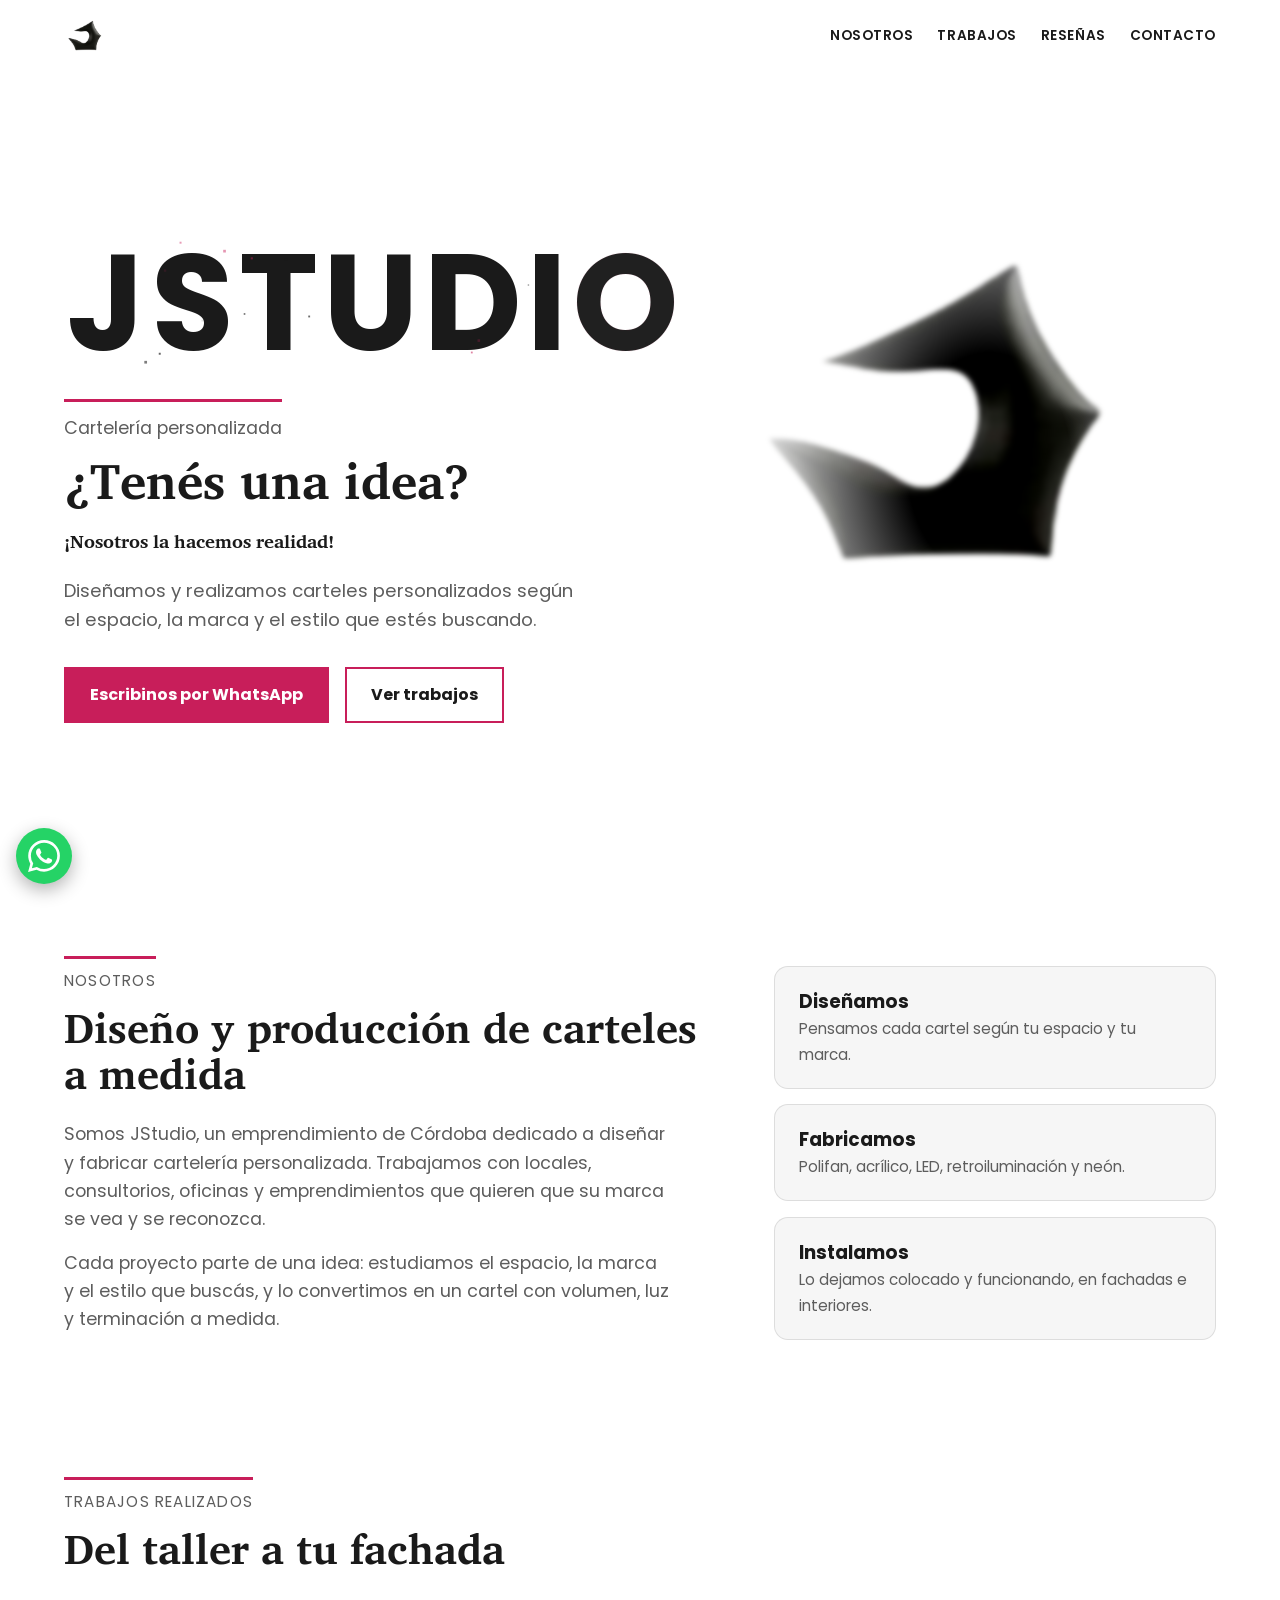
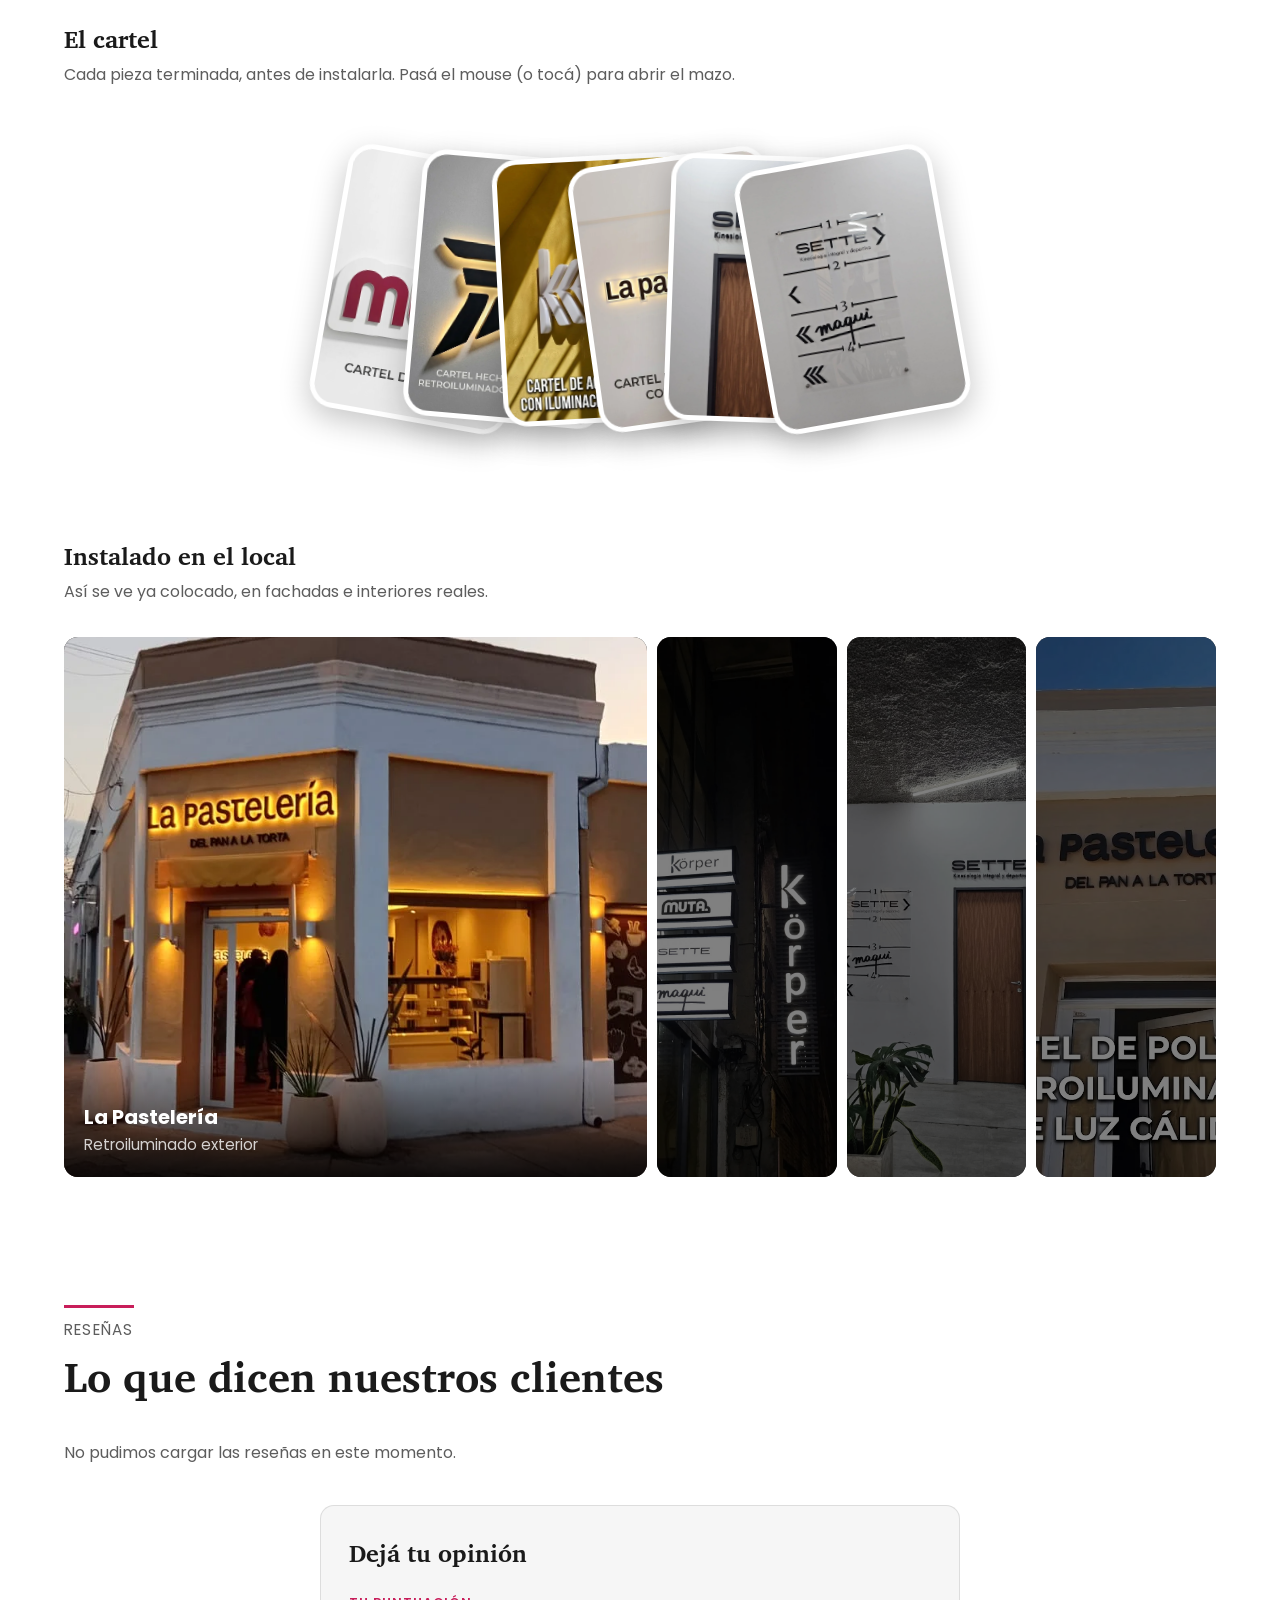
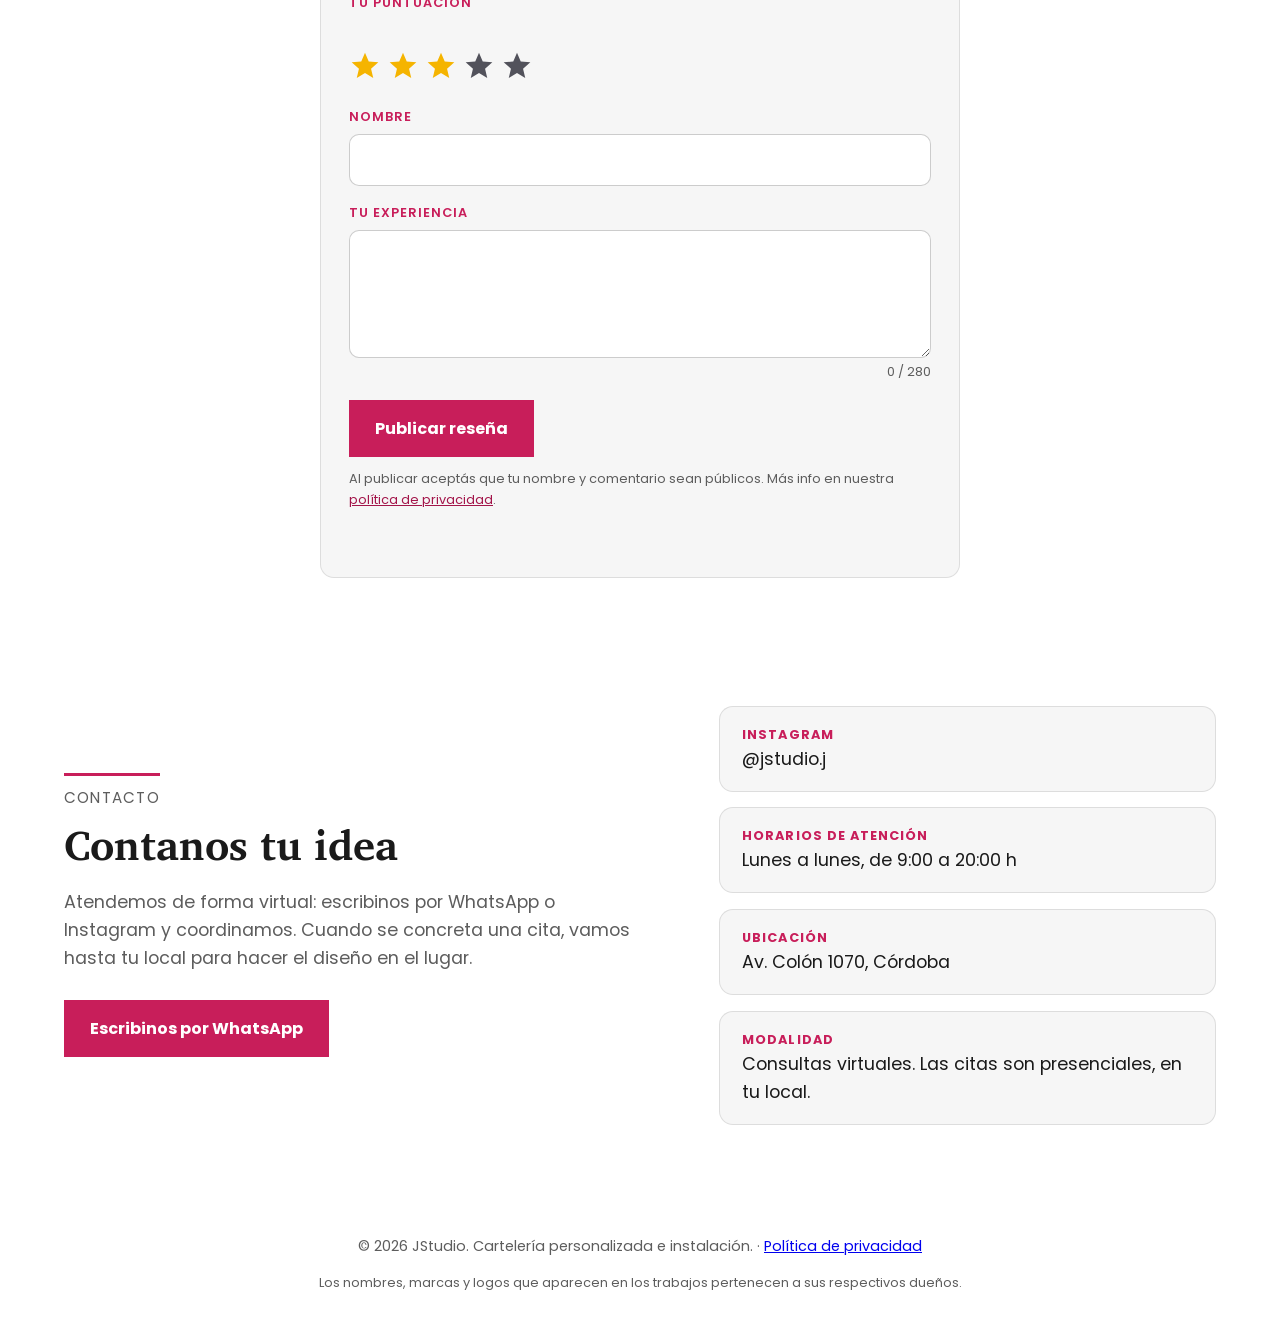
<file: index.html>
<!DOCTYPE html>
<html lang="es">
<head>
    <meta charset="UTF-8">
    <meta name="viewport" content="width=device-width, initial-scale=1.0">
    <title>JStudio | Cartelería personalizada en Córdoba</title>
    <meta name="description" content="Diseñamos, fabricamos e instalamos carteles personalizados en polifan, acrílico, LED y neón en Córdoba. Pedí tu presupuesto por WhatsApp.">
    <link rel="canonical" href="https://jstudio.ar/">

    <meta property="og:type" content="website">
    <meta property="og:locale" content="es_AR">
    <meta property="og:url" content="https://jstudio.ar/">
    <meta property="og:title" content="JStudio | Cartelería personalizada en Córdoba">
    <meta property="og:description" content="Diseñamos, fabricamos e instalamos carteles a medida. Pedí tu presupuesto por WhatsApp.">
    <meta property="og:image" content="https://jstudio.ar/recursos/imagenes/og-jstudio.jpg">
    <meta property="og:image:width" content="1200">
    <meta property="og:image:height" content="630">
    <meta name="twitter:card" content="summary_large_image">
    <link rel="preconnect" href="https://fonts.googleapis.com">
    <link rel="preconnect" href="https://fonts.gstatic.com" crossorigin>
    <link href="https://fonts.googleapis.com/css2?family=Charis+SIL:ital,wght@0,400;0,700;1,400;1,700&family=Poppins:ital,wght@0,100;0,200;0,300;0,400;0,500;0,600;0,700;0,800;0,900;1,100;1,200;1,300;1,400;1,500;1,600;1,700;1,800;1,900&display=swap" rel="stylesheet">
    <link rel="icon" href="recursos/imagenes/logo-jstudio.webp">
    <link rel="stylesheet" href="recursos/css/style.css">
</head>
<body>
    <header class="cabecera">
        <a class="cabecera__logo" href="#inicio">
            <img src="recursos/imagenes/logo-jstudio.webp" alt="JStudio" height="40">
        </a>
        <button class="cabecera__boton" type="button" aria-label="Abrir menú" aria-expanded="false" aria-controls="menu-principal" hidden>
            <span></span><span></span><span></span>
        </button>
        <nav class="cabecera__menu" id="menu-principal" aria-label="Principal">
            <a href="#nosotros">Nosotros</a>
            <a href="#trabajos">Trabajos</a>
            <a href="#resenas">Reseñas</a>
            <a href="#contacto">Contacto</a>
        </nav>
    </header>

    <main>
    
        <section class="portada" id="inicio">

            <div class="portada__texto">

                <div class="marca" id="marca" role="img" aria-label="JSTUDIO"
                    data-texto="JSTUDIO" data-peso="700" data-tamano="150"
                    data-largo-raya="4" data-hueco-raya="2" data-specks="15" data-revelar="letra">
                    <canvas></canvas>
                </div>

                <p class="portada__etiqueta">Cartelería personalizada</p>
                <h1>¿Tenés una idea?</h1>
                <h3>¡Nosotros la hacemos realidad!</h3>
                <p class="portada__bajada">Diseñamos y realizamos carteles personalizados según el espacio, la marca y el estilo que estés buscando.</p>

                <div class="portada__botones">
                    <a class="boton boton--principal"
                        href="https://wa.me/5493517551648?text=Hola%20JStudio%2C%20quiero%20pedir%20un%20presupuesto%20de%20cartel."
                        target="_blank" rel="noopener">
                        Escribinos por WhatsApp
                    </a>
                    <a class="boton boton--secundario" href="#trabajos">Ver trabajos</a>
                </div>
            </div>

            <div class="portada__video" aria-hidden="true">
                <video autoplay muted loop playsinline poster="recursos/imagenes/logo3D.webp">
                    <source src="recursos/imagenes/logo3D.mp4" type="video/mp4">
                </video>
            </div>

        </section>

        <section class="nosotros" id="nosotros">
            <div class="nosotros__texto">
                <p class="etiqueta">Nosotros</p>
                    <h2>Diseño y producción de carteles a medida</h2>
                <p>
                Somos JStudio, un emprendimiento de Córdoba dedicado a diseñar y fabricar
                cartelería personalizada. Trabajamos con locales, consultorios, oficinas y
                emprendimientos que quieren que su marca se vea y se reconozca.
                </p>
                <p>
                Cada proyecto parte de una idea: estudiamos el espacio, la marca y el estilo
                que buscás, y lo convertimos en un cartel con volumen, luz y terminación a medida.
                </p>
            </div>

            <ul class="nosotros__lista bento">
                <li>
                    <strong>Diseñamos</strong>
                    <span>Pensamos cada cartel según tu espacio y tu marca.</span>
                </li>
                <li>
                    <strong>Fabricamos</strong>
                    <span>Polifan, acrílico, LED, retroiluminación y neón.</span>
                </li>
                <li>
                    <strong>Instalamos</strong>
                    <span>Lo dejamos colocado y funcionando, en fachadas e interiores.</span>
                </li>
            </ul>
        </section>

        <section class="trabajos" id="trabajos">
            <header class="trabajos__intro">
                <p class="etiqueta">Trabajos realizados</p>
                <h2>Del taller a tu fachada</h2>
            </header>

            <div class="trabajos__bloque">
                <div class="trabajos__titulo">
                    <h3>El cartel</h3>
                    <p>Cada pieza terminada, antes de instalarla. Pasá el mouse (o tocá) para abrir el mazo.</p>
                </div>

                <div class="cartas" id="cartas" tabindex="0" aria-label="Carteles terminados">
                    <figure class="carta" tabindex="0">
                        <img src="recursos/imagenes/cartel-muta.webp" alt="Cartel de polifan con letras de la marca Muta" width="768" height="1024" loading="lazy">
                        <figcaption>Polifan</figcaption>
                    </figure>
                    <figure class="carta" style="--o:-1.5">
                        <img src="recursos/imagenes/cartel-rc.webp" alt="Cartel de polifan retroiluminado con luz cálida" width="765" height="1024" loading="lazy">
                        <figcaption>Polifan retroiluminado</figcaption>
                    </figure>
                    <figure class="carta" style="--o:-0.5">
                        <img src="recursos/imagenes/cartel-flecha.webp" alt="Cartel de acrílico blanco con iluminación LED fría sobre pared amarilla" width="765" height="1024" loading="lazy">
                        <figcaption>Acrílico blanco + LED</figcaption>
                    </figure>
                    <figure class="carta" style="--o:0.5">
                        <img src="recursos/imagenes/interior-pasteleria.webp" alt="Letras de La Pastelería con halo de luz cálida sobre la pared" width="768" height="1024" loading="lazy">
                        <figcaption>Retroiluminado luz cálida</figcaption>
                    </figure>
                    <figure class="carta" style="--o:1.5">
                        <img src="recursos/imagenes/cartel-sette.webp" alt="Letras negras de Sette sobre una puerta de madera" width="1200" height="1600" loading="lazy">
                        <figcaption>Polifan</figcaption>
                    </figure>
                    <figure class="carta" style="--o:2.5">
                        <img src="recursos/imagenes/pizarra-sette.webp" alt="Pizarra de acrílico con vinilo para señalética" width="1200" height="1600" loading="lazy">
                        <figcaption>Acrílico con vinilo</figcaption>
                    </figure>
                </div>
            </div>

            <div class="trabajos__bloque">
                <div class="trabajos__titulo">
                    <h3>Instalado en el local</h3>
                    <p>Así se ve ya colocado, en fachadas e interiores reales.</p>
                </div>

                <div class="acordeon" id="acordeon">
                    <article class="acordeon__panel is-active" tabindex="0">
                        <img src="recursos/imagenes/local-pasteleria.webp" alt="Fachada de La Pastelería con el cartel retroiluminado al atardecer" width="720" height="1280" loading="lazy">
                        <div class="acordeon__texto"><strong>La Pastelería</strong><span>Retroiluminado exterior</span></div>
                    </article>
                    <article class="acordeon__panel" tabindex="0">
                        <img src="recursos/imagenes/insta-korper.webp" alt="Pastillas luminosas de varias marcas sobre una vereda de noche" width="1200" height="1600" loading="lazy">
                        <div class="acordeon__texto"><strong>Körper</strong><span>Pastillas luminosas</span></div>
                    </article>
                    <article class="acordeon__panel" tabindex="0">
                        <img src="recursos/imagenes/cartel-entrada-sette.webp" alt="Entrada de Sette con señalética de acrílico y cartel de polifan" width="1200" height="1600" loading="lazy">
                        <div class="acordeon__texto"><strong>Sette</strong><span>Acrílico con vinilo + polifan</span></div>
                    </article>
                    <article class="acordeon__panel" tabindex="0">
                        <img src="recursos/imagenes/insta-pasteleria.webp" alt="Esquina de La Pastelería con cartel de polifan durante el día" width="768" height="1024" loading="lazy">
                        <div class="acordeon__texto"><strong>La Pastelería</strong><span>Polifan de día</span></div>
                    </article>
                </div>
            </div>
        </section>

        <section class="resenas" id="resenas">
            <header class="resenas__intro">
                <p class="etiqueta">Reseñas</p>
                <h2>Lo que dicen nuestros clientes</h2>
            </header>

            <p class="resenas__vacio" id="resenas-vacio">Todavía no hay reseñas. ¡Sé el primero en contarnos tu experiencia!</p>
            <div class="resenas__carrusel" id="resenas-carrusel" aria-label="Reseñas de clientes" hidden></div>

            <form class="resenas__form" id="resenas-form" novalidate>
                <h3>Dejá tu opinión</h3>

                <div class="resenas__campo resenas__campo--puntaje">
                    <span class="resenas__label">Tu puntuación</span>
                    <div id="resenas-puntaje"></div>
                </div>

                <div class="resenas__campo">
                    <label class="resenas__label" for="resenas-nombre">Nombre</label>
                    <input id="resenas-nombre" name="nombre" type="text" maxlength="40" autocomplete="name" required>
                </div>

                <div class="resenas__campo">
                    <label class="resenas__label" for="resenas-comentario">Tu experiencia</label>
                    <textarea id="resenas-comentario" name="comentario" rows="4" maxlength="280" required></textarea>
                    <small class="resenas__contador" id="resenas-contador">0 / 280</small>
                </div>

                <div class="resenas__trampa" aria-hidden="true">
                    <label>No completar este campo <input type="text" name="web" tabindex="-1" autocomplete="off"></label>
                </div>

                <button class="boton boton--principal" type="submit">Publicar reseña</button>
                <p class="resenas__aviso">Al publicar aceptás que tu nombre y comentario sean públicos. Más info en nuestra <a href="privacidad.html">política de privacidad</a>.</p>
                <p class="resenas__estado" id="resenas-estado" role="status" aria-live="polite"></p>
            </form>
        </section>
    </main>

    <section class="contacto" id="contacto">
        <div class="contacto__texto">
            <p class="etiqueta">Contacto</p>
            <h2>Contanos tu idea</h2>
            <p>
                Atendemos de forma virtual: escribinos por WhatsApp o Instagram y coordinamos.
                Cuando se concreta una cita, vamos hasta tu local para hacer el diseño en el lugar.
            </p>
            <a class="boton boton--principal"
                href="https://wa.me/5493517551648?text=Hola%20JStudio%2C%20quiero%20pedir%20un%20presupuesto%20de%20cartel."
                target="_blank" rel="noopener">
                Escribinos por WhatsApp
            </a>
        </div>

        <ul class="contacto__lista bento">
            <li>
                <strong>Instagram</strong>
                <a href="https://www.instagram.com/jstudio.j" target="_blank" rel="noopener">@jstudio.j</a>
            </li>
            <li>
                <strong>Horarios de atención</strong>
                <span>Lunes a lunes, de 9:00 a 20:00 h</span>
            </li>
            <li>
                <strong>Ubicación</strong>
                <span>Av. Colón 1070, Córdoba</span>
            </li>
            <li>
                <strong>Modalidad</strong>
                <span>Consultas virtuales. Las citas son presenciales, en tu local.</span>
            </li>
        </ul>
    </section>

    <footer class="pie">
        <p>&copy; 2026 JStudio. Cartelería personalizada e instalación. · <a href="privacidad.html">Política de privacidad</a></p>
        <p class="pie__nota">Los nombres, marcas y logos que aparecen en los trabajos pertenecen a sus respectivos dueños.</p>
    </footer>
    <a class="wsp-flotante"
        href="https://wa.me/5493517551648?text=Hola%20JStudio%2C%20quiero%20pedir%20un%20presupuesto%20de%20cartel."
        target="_blank" rel="noopener" aria-label="Enviar un mensaje por WhatsApp a JStudio">
        <svg viewBox="0 0 24 24" aria-hidden="true" focusable="false">
            <path d="M17.472 14.382c-.297-.149-1.758-.867-2.03-.967-.273-.099-.471-.148-.67.15-.197.297-.767.966-.94 1.164-.173.199-.347.223-.644.075-.297-.15-1.255-.463-2.39-1.475-.883-.788-1.48-1.761-1.653-2.059-.173-.297-.018-.458.13-.606.134-.133.298-.347.446-.52.149-.174.198-.298.298-.497.099-.198.05-.371-.025-.52-.075-.149-.669-1.612-.916-2.207-.242-.579-.487-.5-.669-.51-.173-.008-.371-.01-.57-.01-.198 0-.52.074-.792.372-.272.297-1.04 1.016-1.04 2.479 0 1.462 1.065 2.875 1.213 3.074.149.198 2.096 3.2 5.077 4.487.709.306 1.262.489 1.694.625.712.227 1.36.195 1.871.118.571-.085 1.758-.719 2.006-1.413.248-.694.248-1.289.173-1.413-.074-.124-.272-.198-.57-.347m-5.421 7.403h-.004a9.87 9.87 0 01-5.031-1.378l-.361-.214-3.741.982.998-3.648-.235-.374a9.86 9.86 0 01-1.51-5.26c.001-5.45 4.436-9.884 9.888-9.884 2.64 0 5.122 1.03 6.988 2.898a9.825 9.825 0 012.893 6.994c-.003 5.45-4.437 9.884-9.885 9.884m8.413-18.297A11.815 11.815 0 0012.05 0C5.495 0 .16 5.335.157 11.892c0 2.096.547 4.142 1.588 5.945L.057 24l6.305-1.654a11.882 11.882 0 005.683 1.448h.005c6.554 0 11.89-5.335 11.893-11.893a11.821 11.821 0 00-3.48-8.413z"/>
        </svg>
    </a>

    <script src="recursos/js/main.js" defer></script>
    <script src="recursos/js/config.js" defer></script>
    <script src="recursos/js/peek-rating.js" defer></script>
    <script src="recursos/js/resenas.js" defer></script>
</body>
</html>
</file>
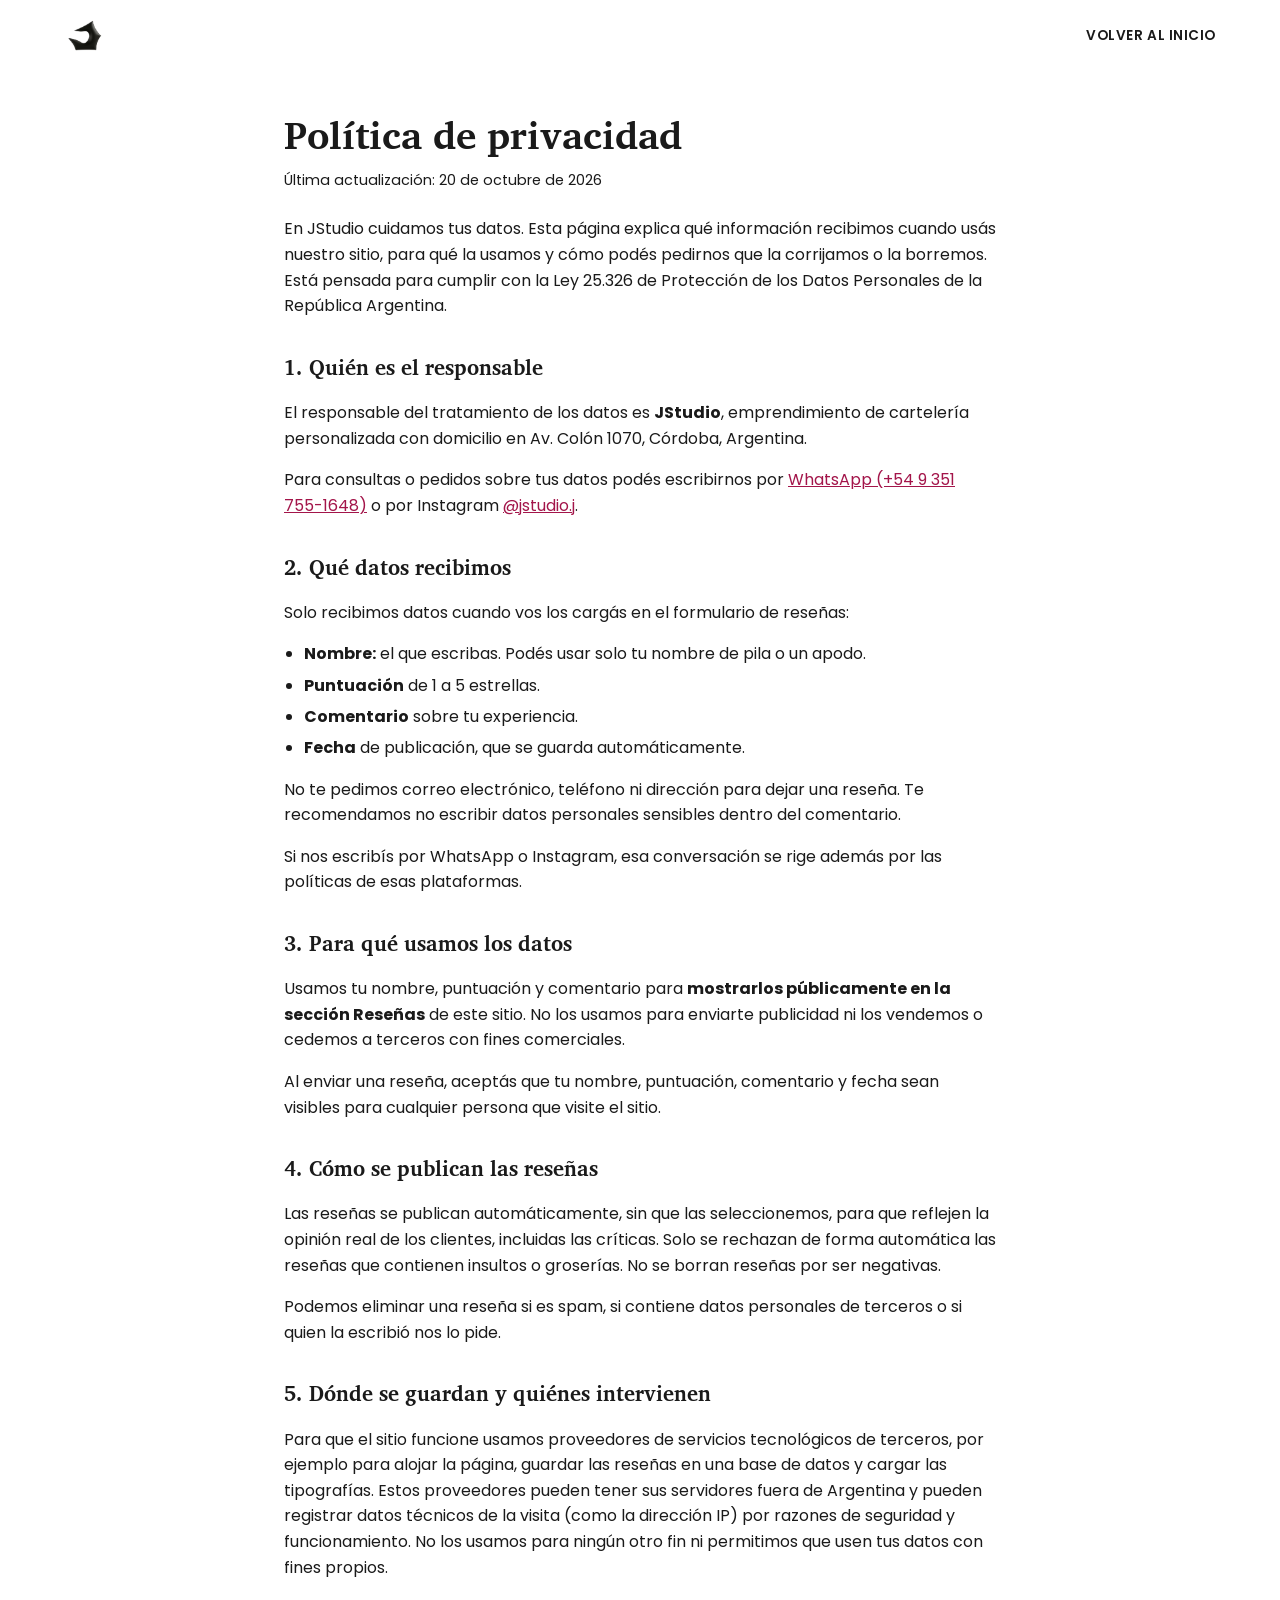
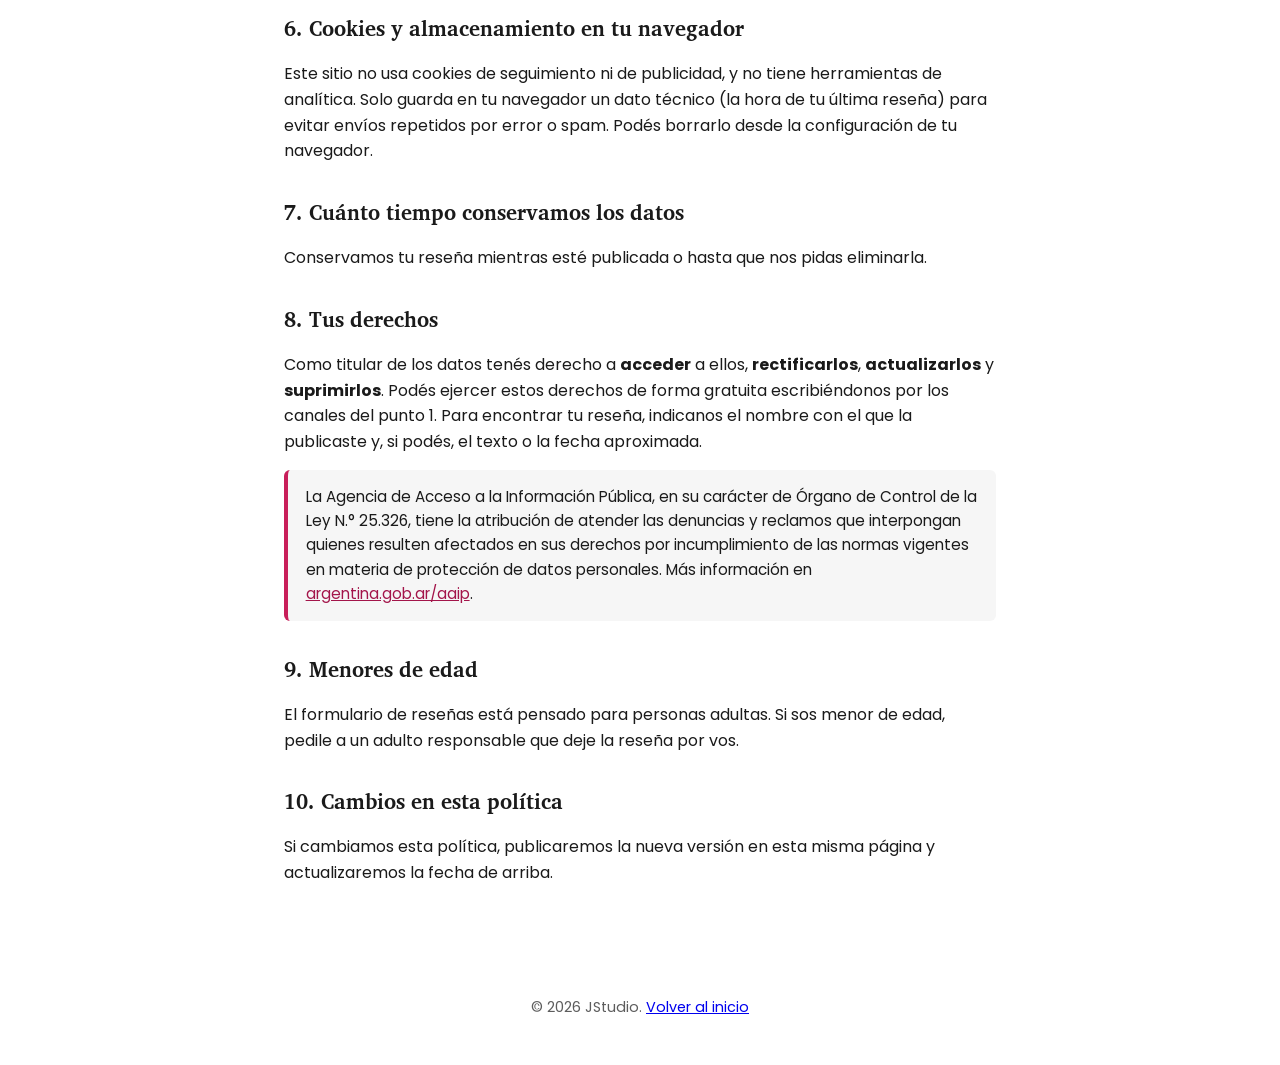
<file: privacidad.html>
<!DOCTYPE html>
<html lang="es">
<head>
    <meta charset="UTF-8">
    <meta name="viewport" content="width=device-width, initial-scale=1.0">
    <title>Política de privacidad | JStudio</title>
    <meta name="description" content="Cómo JStudio trata los datos personales que se dejan en su sitio web, por ejemplo al publicar una reseña.">
    <link rel="preconnect" href="https://fonts.googleapis.com">
    <link rel="preconnect" href="https://fonts.gstatic.com" crossorigin>
    <link href="https://fonts.googleapis.com/css2?family=Charis+SIL:wght@400;700&family=Poppins:wght@400;600&display=swap" rel="stylesheet">
    <link rel="icon" href="recursos/imagenes/logo-jstudio.webp">
    <link rel="stylesheet" href="recursos/css/style.css">
    <style>
        .legal { max-width: 760px; margin: 0 auto; padding: 1rem 1.5rem 3rem; }
        .legal h1 { font-size: clamp(1.8rem, 4vw, 2.4rem); margin: 1rem 0 0.25rem; }
        .legal h2 { font-size: 1.3rem; margin: 2rem 0 0.5rem; }
        .legal p, .legal li { color: var(--texto); }
        .legal ul { padding-left: 1.25rem; }
        .legal li { margin-bottom: 0.35rem; }
        .legal a { color: var(--acento-oscuro); }
        .legal__fecha { color: var(--texto-suave); font-size: 0.9rem; margin: 0 0 1.5rem; }
        .legal__aviso { background: #f6f6f6; border-left: 4px solid var(--acento); padding: 0.9rem 1.1rem; border-radius: 6px; font-size: 0.95rem; }
    </style>
</head>
<body>
    <header class="cabecera">
        <a class="cabecera__logo" href="index.html">
            <img src="recursos/imagenes/logo-jstudio.webp" alt="JStudio" height="40">
        </a>
        <nav class="cabecera__menu" aria-label="Principal">
            <a href="index.html">Volver al inicio</a>
        </nav>
    </header>

    <main class="legal">
        <h1>Política de privacidad</h1>
        <p class="legal__fecha">Última actualización: 20 de octubre de 2026</p>

        <p>En JStudio cuidamos tus datos. Esta página explica qué información recibimos cuando usás nuestro sitio, para qué la usamos y cómo podés pedirnos que la corrijamos o la borremos. Está pensada para cumplir con la Ley 25.326 de Protección de los Datos Personales de la República Argentina.</p>

        <h2>1. Quién es el responsable</h2>
        <p>El responsable del tratamiento de los datos es <strong>JStudio</strong>, emprendimiento de cartelería personalizada con domicilio en Av. Colón 1070, Córdoba, Argentina.</p>
        <p>Para consultas o pedidos sobre tus datos podés escribirnos por <a href="https://wa.me/5493517551648" target="_blank" rel="noopener">WhatsApp (+54 9 351 755-1648)</a> o por Instagram <a href="https://www.instagram.com/jstudio.j" target="_blank" rel="noopener">@jstudio.j</a>.</p>

        <h2>2. Qué datos recibimos</h2>
        <p>Solo recibimos datos cuando vos los cargás en el formulario de reseñas:</p>
        <ul>
            <li><strong>Nombre:</strong> el que escribas. Podés usar solo tu nombre de pila o un apodo.</li>
            <li><strong>Puntuación</strong> de 1 a 5 estrellas.</li>
            <li><strong>Comentario</strong> sobre tu experiencia.</li>
            <li><strong>Fecha</strong> de publicación, que se guarda automáticamente.</li>
        </ul>
        <p>No te pedimos correo electrónico, teléfono ni dirección para dejar una reseña. Te recomendamos no escribir datos personales sensibles dentro del comentario.</p>
        <p>Si nos escribís por WhatsApp o Instagram, esa conversación se rige además por las políticas de esas plataformas.</p>

        <h2>3. Para qué usamos los datos</h2>
        <p>Usamos tu nombre, puntuación y comentario para <strong>mostrarlos públicamente en la sección Reseñas</strong> de este sitio. No los usamos para enviarte publicidad ni los vendemos o cedemos a terceros con fines comerciales.</p>
        <p>Al enviar una reseña, aceptás que tu nombre, puntuación, comentario y fecha sean visibles para cualquier persona que visite el sitio.</p>

        <h2>4. Cómo se publican las reseñas</h2>
        <p>Las reseñas se publican automáticamente, sin que las seleccionemos, para que reflejen la opinión real de los clientes, incluidas las críticas. Solo se rechazan de forma automática las reseñas que contienen insultos o groserías. No se borran reseñas por ser negativas.</p>
        <p>Podemos eliminar una reseña si es spam, si contiene datos personales de terceros o si quien la escribió nos lo pide.</p>

        <h2>5. Dónde se guardan y quiénes intervienen</h2>
        <p>Para que el sitio funcione usamos proveedores de servicios tecnológicos de terceros, por ejemplo para alojar la página, guardar las reseñas en una base de datos y cargar las tipografías. Estos proveedores pueden tener sus servidores fuera de Argentina y pueden registrar datos técnicos de la visita (como la dirección IP) por razones de seguridad y funcionamiento. No los usamos para ningún otro fin ni permitimos que usen tus datos con fines propios.</p>
        <h2>6. Cookies y almacenamiento en tu navegador</h2>
        <p>Este sitio no usa cookies de seguimiento ni de publicidad, y no tiene herramientas de analítica. Solo guarda en tu navegador un dato técnico (la hora de tu última reseña) para evitar envíos repetidos por error o spam. Podés borrarlo desde la configuración de tu navegador.</p>

        <h2>7. Cuánto tiempo conservamos los datos</h2>
        <p>Conservamos tu reseña mientras esté publicada o hasta que nos pidas eliminarla.</p>

        <h2>8. Tus derechos</h2>
        <p>Como titular de los datos tenés derecho a <strong>acceder</strong> a ellos, <strong>rectificarlos</strong>, <strong>actualizarlos</strong> y <strong>suprimirlos</strong>. Podés ejercer estos derechos de forma gratuita escribiéndonos por los canales del punto 1. Para encontrar tu reseña, indicanos el nombre con el que la publicaste y, si podés, el texto o la fecha aproximada.</p>
        <p class="legal__aviso">La Agencia de Acceso a la Información Pública, en su carácter de Órgano de Control de la Ley N.° 25.326, tiene la atribución de atender las denuncias y reclamos que interpongan quienes resulten afectados en sus derechos por incumplimiento de las normas vigentes en materia de protección de datos personales. Más información en <a href="https://www.argentina.gob.ar/aaip" target="_blank" rel="noopener">argentina.gob.ar/aaip</a>.</p>

        <h2>9. Menores de edad</h2>
        <p>El formulario de reseñas está pensado para personas adultas. Si sos menor de edad, pedile a un adulto responsable que deje la reseña por vos.</p>

        <h2>10. Cambios en esta política</h2>
        <p>Si cambiamos esta política, publicaremos la nueva versión en esta misma página y actualizaremos la fecha de arriba.</p>
    </main>

    <footer class="pie">
        <p>&copy; 2026 JStudio. <a href="index.html">Volver al inicio</a></p>
    </footer>
</body>
</html>
</file>
<file: recursos/css/style.css>
:root {
    --fondo: #ffffff;
    --texto: #1a1a1a;
    --texto-suave: #5d5d5d;
    --acento: #c81e5a;      
    --acento-oscuro: #a3154a;
    --blanco: #ffffff;
    --ancho-max: 1200px;
    --fuente-titulos: "Charis SIL", serif;
    --fuente-texto: "Poppins", system-ui, sans-serif;
}


h1, h2, h3 {
    font-family: var(--fuente-titulos);
    font-weight: 700;
}

*, *::before, *::after { box-sizing: border-box; }

body {
    margin: 0;
    font-family: var(--fuente-texto);
    background: var(--fondo);
    color: var(--texto);
    line-height: 1.6;
}

img, video { max-width: 100%; display: block; }


.cabecera {
    position: relative;
    z-index: 2;              
    display: flex;
    align-items: center;
    justify-content: space-between;
    max-width: var(--ancho-max);
    margin: 0 auto;
    padding: 1rem 1.5rem;
}

.cabecera__logo { display: block; background: var(--fondo); }


.cabecera__menu { display: flex; gap: 1.5rem; }
.cabecera__menu a {
    color: var(--texto);
    text-decoration: none;
    font-weight: 600;
    font-size: 0.85rem;
    text-transform: uppercase;
    letter-spacing: 0.04em;
}
.cabecera__menu a:hover { color: var(--acento); }

.portada {
    position: relative;
    display: grid;
    grid-template-columns: 1.1fr 0.9fr;
    align-items: center;
    gap: 2rem;
    max-width: var(--ancho-max);
    margin: 0 auto;
    padding: 1rem 1.5rem 3rem;
    min-height: calc(100vh - 80px);
    overflow: hidden;
}

.portada__texto { position: relative; z-index: 1; }

.marca {
    width: 100%;
    height: clamp(120px, 15vw, 170px);
    margin: 0 0 1.25rem;
}

.marca canvas {
    display: block;
    width: 100%;
    height: 100%;
    touch-action: pan-y;      
}

.portada__etiqueta {
    display: inline-block;
    margin: 0 0 0.75rem;
    padding-top: 0.75rem;
    border-top: 3px solid var(--acento);
    color: var(--texto-suave);
    font-size: 1.1rem;
}

.portada__texto h1 {
    font-size: clamp(2rem, 4vw, 3.1rem);
    line-height: 1.1;
    margin: 0 0 1rem;
}

.portada__bajada {
    font-size: 1.15rem;
    max-width: 48ch;
    margin: 0 0 2rem;
    color: var(--texto-suave);
}

.portada__botones { display: flex; flex-wrap: wrap; gap: 1rem; }


.portada__video {
    position: relative;
    height: 100%;
    min-height: 420px;
    overflow: hidden;
    background: var(--fondo);       
    -webkit-mask-image: radial-gradient(ellipse 65% 60% at 55% 50%, #000 25%, transparent 75%);
            mask-image: radial-gradient(ellipse 65% 60% at 55% 50%, #000 25%, transparent 75%);
}

.portada__video video {
    width: 100%;
    height: 100%;
    object-fit: cover;
    transform: scale(1.7); 
    filter: contrast(1.25) brightness(1.04) blur(1.5px);
    mix-blend-mode: multiply;
}


.boton {
    display: inline-block;
    padding: 0.85rem 1.5rem;
    border-radius: 0;
    font-weight: 700;
    text-decoration: none;
    border: 2px solid var(--acento);
    transition: background 0.2s, color 0.2s;
}

.boton--principal { background: var(--acento); color: var(--blanco); }
.boton--principal:hover { background: var(--acento-oscuro); border-color: var(--acento-oscuro); }

.boton--secundario { color: var(--texto); }
.boton--secundario:hover { background: var(--acento); color: var(--blanco); }

.boton:focus-visible, .cabecera a:focus-visible {
    outline: 3px solid var(--texto);
    outline-offset: 3px;
}


.pie {
    text-align: center;
    padding: 2rem 1.5rem;
    font-size: 0.9rem;
    color: var(--texto-suave);
}


@media (max-width: 800px) {
    .portada {
        grid-template-columns: 1fr;
        gap: 0;
        min-height: auto;
    }
    .portada__video {
        order: -1;                      
        height: 40vh;
        min-height: 260px;
        -webkit-mask-image: radial-gradient(ellipse 70% 65% at 50% 50%, #000 25%, transparent 78%);
                mask-image: radial-gradient(ellipse 70% 65% at 50% 50%, #000 25%, transparent 78%);
    }
}


.trabajos {
    max-width: var(--ancho-max);
    margin: 0 auto;
    padding: 4rem 1.5rem;
}

.etiqueta {
    display: inline-block;
    margin: 0 0 0.75rem;
    padding-top: 0.6rem;
    border-top: 3px solid var(--acento);
    color: var(--texto-suave);
    font-size: 0.95rem;
    text-transform: uppercase;
    letter-spacing: 0.08em;
}

.trabajos__intro h2 {
    font-size: clamp(1.8rem, 3.5vw, 2.6rem);
    line-height: 1.1;
    margin: 0 0 3rem;
}

.trabajos__bloque + .trabajos__bloque { margin-top: 5rem; }

.trabajos__titulo { margin-bottom: 2rem; }
.trabajos__titulo h3 { font-size: 1.5rem; margin: 0 0 0.25rem; }
.trabajos__titulo p { margin: 0; color: var(--texto-suave); }


.cartas {
    --ancho-carta: 200px;

    position: relative;
    width: 100%;
    height: 400px;          
}

.carta {
    position: absolute;
    left: 50%;
    top: 50%;
    width: var(--ancho-carta);
    aspect-ratio: 3 / 4;
    margin: 0;
    border: 5px solid #fff;
    border-radius: 25px;
    overflow: hidden;
    background: #e9e9e9;
    box-shadow: 0 10px 30px rgba(0, 0, 0, 0.22);
    cursor: pointer;
    outline: none;
    -webkit-tap-highlight-color: transparent;
    will-change: transform;
    transform: translate(-50%, -50%) scale(0);
    transition: transform 0.55s cubic-bezier(0.34, 1.56, 0.64, 1), box-shadow 0.3s;
}

.carta img { width: 100%; height: 100%; object-fit: cover; }

.carta figcaption {
    position: absolute;
    left: 0.6rem;
    top: 0.6rem;
    padding: 0.2rem 0.6rem;
    border-radius: 999px;
    background: rgba(10, 10, 10, 0.75);
    border-left: 3px solid var(--acento);
    font-size: 0.78rem;
    font-weight: 600;
    color: #fff;
    opacity: 0;
    transition: opacity 0.25s;
}

.carta.is-activa {
    z-index: 10;
    box-shadow: 0 22px 48px rgba(0, 0, 0, 0.35);
}
.carta.is-activa figcaption { opacity: 1; }

.carta:focus-visible {
    outline: 3px solid var(--acento);
    outline-offset: 3px;
}


.acordeon {
    --ocupa: 0.52;
    --n: 4;
    --crece: calc(var(--ocupa) * (var(--n) - 1) / (1 - var(--ocupa)));

    display: flex;
    gap: 10px;
    height: 540px;
}

.acordeon__panel {
    position: relative;
    flex: 1 1 0;
    min-width: 0;
    border-radius: 14px;
    overflow: hidden;
    cursor: pointer;
    background: #161616;
    outline: none;
    transition: flex-grow 0.6s cubic-bezier(0.22, 1, 0.36, 1);
}

.acordeon__panel.is-active { flex-grow: var(--crece); cursor: default; }

.acordeon__panel img {
    position: absolute;
    inset: 0;
    width: 100%;
    height: 100%;
    object-fit: cover;
    filter: brightness(0.5) saturate(0.8);
    transition: filter 0.5s;
}

.acordeon__panel.is-active img { filter: none; }

.acordeon__texto {
    position: absolute;
    left: 0;
    right: 0;
    bottom: 0;
    padding: 2.5rem 1.25rem 1.25rem;
    display: flex;
    flex-direction: column;
    background: linear-gradient(to top, rgba(0, 0, 0, 0.85), transparent);
    opacity: 0;
    transform: translateY(10px);
    transition: opacity 0.4s 0.15s, transform 0.4s 0.15s;
    color: #fff;
}

.acordeon__panel.is-active .acordeon__texto { opacity: 1; transform: none; }
.acordeon__texto strong { font-size: 1.25rem; }
.acordeon__texto span { color: rgba(255, 255, 255, 0.8); font-size: 0.95rem; }

.acordeon__panel:focus-visible { outline: 3px solid var(--blanco); outline-offset: -3px; }


@media (max-width: 800px) {
    .trabajos { padding: 3rem 1.25rem; }

    .cartas { --ancho-carta: 150px; --dx: 14px; height: 340px; }
    .cartas:hover,
    .cartas:focus-visible,
    .cartas.is-open { --dx: 28px; --giro: 4deg; --arco: 8px; }
    .acordeon { flex-direction: column; height: 620px; }
}

@media (prefers-reduced-motion: reduce) {
    .carta, .acordeon__panel, .acordeon__panel img, .acordeon__texto { transition: none; }
}

.nosotros {
    display: grid;
    grid-template-columns: 1.2fr 0.8fr;
    gap: 3rem;
    align-items: center;
    max-width: var(--ancho-max);
    margin: 0 auto;
    padding: 4rem 1.5rem;
}

.nosotros__texto h2 {
    font-size: clamp(1.8rem, 3.5vw, 2.6rem);
    line-height: 1.1;
    margin: 0 0 1.5rem;
}

.nosotros__texto p:not(.etiqueta) {
    color: var(--texto-suave);
    font-size: 1.1rem;
    max-width: 55ch;
    margin: 0 0 1rem;
}

.nosotros__lista {
    list-style: none;
    margin: 0;
    padding: 0;
    display: grid;
    gap: 1rem;
}

.bento li {
    --glow-color: 200, 30, 90;      
    --glow-x: 50%;
    --glow-y: 50%;
    --glow-intensity: 0;

    position: relative;
    overflow: hidden;
    padding: 1.25rem 1.5rem;
    background: #f6f6f6;
    border: 1px solid rgba(0, 0, 0, 0.1);
    border-radius: 14px;
    transition: transform 0.2s ease-out, box-shadow 0.3s;
    will-change: transform;
}

.bento li:hover {
    box-shadow: 0 10px 30px rgba(var(--glow-color), 0.18);
}

.bento li > * { position: relative; z-index: 1; }

.bento li::before {
    content: "";
    position: absolute;
    inset: 0;
    background: radial-gradient(300px circle at var(--glow-x) var(--glow-y),
        rgba(var(--glow-color), calc(var(--glow-intensity) * 0.16)) 0%,
        transparent 70%);
    pointer-events: none;
}

.bento li::after {
    content: "";
    position: absolute;
    inset: 0;
    padding: 2px;
    border-radius: inherit;
    background: radial-gradient(300px circle at var(--glow-x) var(--glow-y),
        rgba(var(--glow-color), calc(var(--glow-intensity) * 0.95)) 0%,
        rgba(var(--glow-color), calc(var(--glow-intensity) * 0.4)) 35%,
        transparent 65%);
    -webkit-mask: linear-gradient(#fff 0 0) content-box, linear-gradient(#fff 0 0);
    -webkit-mask-composite: xor;
            mask: linear-gradient(#fff 0 0) content-box exclude, linear-gradient(#fff 0 0);
    pointer-events: none;
}

.estrella {
    position: absolute;
    width: 4px;
    height: 4px;
    border-radius: 50%;
    background: rgb(var(--glow-color));
    box-shadow: 0 0 8px 1px rgba(var(--glow-color), 0.8);
    pointer-events: none;
    z-index: 0;
}

.onda {
    position: absolute;
    border-radius: 50%;
    background: radial-gradient(circle, rgba(var(--glow-color), 0.4) 0%, rgba(var(--glow-color), 0.2) 30%, transparent 70%);
    pointer-events: none;
    z-index: 0;
}

.nosotros__lista strong { display: block; font-size: 1.15rem; }
.nosotros__lista span { color: var(--texto-suave); font-size: 0.95rem; }

@media (max-width: 800px) {
    .nosotros {
        grid-template-columns: 1fr;
        gap: 2rem;
        padding: 3rem 1.25rem;
    }
}

.contacto {
    display: grid;
    grid-template-columns: 1.1fr 0.9fr;
    gap: 3rem;
    align-items: center;
    max-width: var(--ancho-max);
    margin: 0 auto;
    padding: 4rem 1.5rem;
}

.contacto__texto h2 {
    font-size: clamp(1.8rem, 3.5vw, 2.6rem);
    line-height: 1.1;
    margin: 0 0 1.25rem;
}

.contacto__texto p:not(.etiqueta) {
    color: var(--texto-suave);
    font-size: 1.1rem;
    max-width: 52ch;
    margin: 0 0 1.75rem;
}

.contacto__lista {
    list-style: none;
    margin: 0;
    padding: 0;
    display: grid;
    gap: 1rem;
}

.contacto__lista li {
    padding: 1.1rem 1.4rem;
    background: #f6f6f6;
    border: 1px solid rgba(0, 0, 0, 0.1);
    border-radius: 14px;
}

.contacto__lista strong {
    display: block;
    font-size: 0.8rem;
    text-transform: uppercase;
    letter-spacing: 0.08em;
    color: var(--acento);
}

.contacto__lista a,
.contacto__lista span {
    color: var(--texto);
    font-size: 1.1rem;
    text-decoration: none;
}

.contacto__lista a:hover { color: var(--acento); text-decoration: underline; }
.contacto__lista a:focus-visible { outline: 3px solid var(--texto); outline-offset: 3px; }

@media (max-width: 800px) {
    .contacto {
        grid-template-columns: 1fr;
        gap: 2rem;
        padding: 3rem 1.25rem;
    }
}

.resenas {
    padding: 4rem 0;
    overflow: hidden;           
}

.resenas__intro {
    max-width: var(--ancho-max);
    margin: 0 auto;
    padding: 0 1.5rem;
}

.resenas__intro h2 {
    font-size: clamp(1.8rem, 3.5vw, 2.6rem);
    line-height: 1.1;
    margin: 0 0 2.5rem;
}

.resenas__vacio {
    max-width: var(--ancho-max);
    margin: 0 auto 2rem;
    padding: 0 1.5rem;
    color: var(--texto-suave);
}

.resenas__carrusel {
    position: relative;
    padding: 0.75rem 0 1.5rem;
    overflow: hidden;
    -webkit-mask-image: linear-gradient(to right, transparent, #000 7%, #000 93%, transparent);
            mask-image: linear-gradient(to right, transparent, #000 7%, #000 93%, transparent);
}

.resenas__carrusel[hidden] { display: none; }

.resenas__pista {
    display: flex;
    width: max-content;
    animation: resenas-mover var(--duracion, 40s) linear infinite;
    will-change: transform;
}

.resenas__carrusel:hover .resenas__pista,
.resenas__carrusel:focus-within .resenas__pista { animation-play-state: paused; }

@keyframes resenas-mover {
    to { transform: translateX(calc(var(--ancho-grupo) * -1)); }
}

.resenas__grupo {
    display: flex;
    gap: 1.25rem;
    padding-right: 1.25rem;    
}

.resena {
    flex: 0 0 320px;
    display: flex;
    flex-direction: column;
    gap: 0.9rem;
    padding: 1.4rem 1.5rem;
    background: #f6f6f6;
    border: 1px solid rgba(0, 0, 0, 0.1);
    border-radius: 14px;
    transition: transform 0.25s ease-out, box-shadow 0.3s;
}

.resena:hover {
    transform: translateY(-4px);
    box-shadow: 0 10px 30px rgba(200, 30, 90, 0.18);
}

.resena__estrellas { display: flex; gap: 2px; }
.resena__estrellas svg { width: 20px; height: 20px; }

.resena__texto {
    margin: 0;
    flex: 1;
    color: var(--texto-suave);
    font-size: 0.98rem;
    overflow-wrap: anywhere;
}

.resena__autor { display: flex; align-items: center; gap: 0.75rem; }

.resena__avatar {
    flex: none;
    width: 38px;
    height: 38px;
    display: grid;
    place-items: center;
    border-radius: 50%;
    background: var(--acento);
    color: var(--blanco);
    font-weight: 700;
}

.resena__datos { display: flex; flex-direction: column; line-height: 1.25; min-width: 0; }
.resena__datos strong { overflow-wrap: anywhere; }
.resena__datos small { color: var(--texto-suave); }


.resenas__carrusel.is-estatico {
    overflow-x: auto;
    -webkit-mask-image: none;
            mask-image: none;
    padding-left: 1.5rem;
    scroll-snap-type: x proximity;
}
.resenas__carrusel.is-estatico .resenas__pista { animation: none; }
.resenas__carrusel.is-estatico .resena { scroll-snap-align: start; }


.resenas__form {
    max-width: 640px;
    margin: 2.5rem auto 0;
    padding: 1.75rem;
    background: #f6f6f6;
    border: 1px solid rgba(0, 0, 0, 0.1);
    border-radius: 14px;
    width: calc(100% - 3rem);
}

.resenas__form h3 { font-size: 1.5rem; margin: 0 0 1.25rem; }

.resenas__campo { display: flex; flex-direction: column; margin-bottom: 1.1rem; }
.resenas__campo--puntaje .peek { margin-top: 1.9rem; }   

.resenas__label {
    margin-bottom: 0.4rem;
    font-size: 0.8rem;
    font-weight: 600;
    text-transform: uppercase;
    letter-spacing: 0.08em;
    color: var(--acento);
}

.resenas__campo input,
.resenas__campo textarea {
    width: 100%;
    padding: 0.75rem 0.9rem;
    font: inherit;
    color: var(--texto);
    background: var(--blanco);
    border: 1px solid rgba(0, 0, 0, 0.2);
    border-radius: 10px;
}

.resenas__campo textarea { resize: vertical; min-height: 110px; }

.resenas__campo input:focus-visible,
.resenas__campo textarea:focus-visible {
    outline: 3px solid var(--acento);
    outline-offset: 1px;
    border-color: transparent;
}

.resenas__contador { align-self: flex-end; margin-top: 0.25rem; color: var(--texto-suave); font-size: 0.8rem; }

.resenas__form .boton { cursor: pointer; font: inherit; font-weight: 700; }
.resenas__form .boton:disabled { opacity: 0.6; cursor: wait; }

.resenas__estado { min-height: 1.5rem; margin: 0.9rem 0 0; font-size: 0.95rem; }
.resenas__estado.is-ok { color: #1a7f4b; }
.resenas__estado.is-error { color: var(--acento-oscuro); }


.peek { display: inline-flex; gap: 6px; }

.peek__celda { position: relative; display: inline-flex; }

.peek__item {
    display: block;
    width: var(--peek-size);
    height: var(--peek-size);
    padding: 0;
    border: 0;
    background: none;
    cursor: pointer;
    border-radius: 6px;
    -webkit-tap-highlight-color: transparent;
    transition: transform var(--peek-dur) cubic-bezier(0.34, 1.56, 0.64, 1);
}

.peek__item svg { display: block; width: 100%; height: 100%; transition: fill 0.15s; }

.peek__item:focus-visible { outline: 3px solid var(--texto); outline-offset: 2px; }

.peek__celda.is-hover .peek__item {
    transform: translateY(calc(var(--peek-lift) * -1)) scale(var(--peek-mag));
}

.peek__tip {
    position: absolute;
    bottom: 100%;
    left: 50%;
    margin-bottom: 8px;
    padding: 0.25rem 0.6rem;
    border-radius: 6px;
    background: var(--peek-tip-bg);
    color: var(--peek-tip-fg);
    font-size: 0.78rem;
    font-weight: 600;
    white-space: nowrap;
    pointer-events: none;
    opacity: 0;
    transform: translate(-50%, 4px);
    transition: opacity var(--peek-dur), transform var(--peek-dur) cubic-bezier(0.22, 1, 0.36, 1);
    z-index: 2;
}

.peek__tip::after {
    content: "";
    position: absolute;
    top: 100%;
    left: 50%;
    margin-left: -5px;
    border: 5px solid transparent;
    border-top-color: var(--peek-tip-bg);
}

.peek__celda.is-hover .peek__tip {
    opacity: 1;
    transform: translate(-50%, calc(var(--peek-lift) * -1));
}


@media (max-width: 800px) {
    .resenas { padding: 3rem 0; }
    .resenas__intro { padding: 0 1.25rem; }
    .resena { flex-basis: 260px; }
    .resenas__form { width: calc(100% - 2.5rem); padding: 1.25rem; }
}

@media (prefers-reduced-motion: reduce) {
    .resena, .peek__item, .peek__tip { transition: none; }
}

.wsp-flotante {
    position: fixed;
    left: max(1rem, env(safe-area-inset-left, 0px));
    bottom: max(1rem, env(safe-area-inset-bottom, 0px));
    z-index: 100;
    width: 56px;
    height: 56px;
    display: grid;
    place-items: center;
    border-radius: 50%;
    background: #25d366;
    box-shadow: 0 6px 18px rgba(0, 0, 0, 0.3);
    transition: transform 0.2s, box-shadow 0.2s;
}
.wsp-flotante svg { width: 32px; height: 32px; fill: #fff; }
.wsp-flotante:hover { transform: scale(1.08); box-shadow: 0 8px 22px rgba(0, 0, 0, 0.38); }
.wsp-flotante:focus-visible { outline: 3px solid var(--texto); outline-offset: 3px; }

@media (prefers-reduced-motion: reduce) { .wsp-flotante { transition: none; } }


.resenas__trampa { position: absolute; left: -9999px; width: 1px; height: 1px; overflow: hidden; }

.cabecera__boton { display: none; }

@media (max-width: 800px) {
    .cabecera__boton:not([hidden]) {
        display: flex;
        flex-direction: column;
        justify-content: center;
        gap: 5px;
        width: 44px;
        height: 44px;
        padding: 0 10px;
        background: none;
        border: 0;
        cursor: pointer;
        border-radius: 8px;
    }
    .cabecera__boton:focus-visible { outline: 3px solid var(--texto); outline-offset: 2px; }

    .cabecera__boton span {
        display: block;
        height: 3px;
        border-radius: 2px;
        background: var(--texto);
        transition: transform 0.25s, opacity 0.2s;
    }

    .cabecera__boton[aria-expanded="true"] span:nth-child(1) { transform: translateY(8px) rotate(45deg); }
    .cabecera__boton[aria-expanded="true"] span:nth-child(2) { opacity: 0; }
    .cabecera__boton[aria-expanded="true"] span:nth-child(3) { transform: translateY(-8px) rotate(-45deg); }

    .cabecera.tiene-js .cabecera__menu {
        position: absolute;
        top: 100%;
        left: 0;
        right: 0;
        flex-direction: column;
        gap: 0;
        padding: 0.25rem 1.5rem 0.75rem;
        background: var(--fondo);
        border-bottom: 1px solid rgba(0, 0, 0, 0.1);
        box-shadow: 0 14px 24px rgba(0, 0, 0, 0.12);
        opacity: 0;
        visibility: hidden;
        transform: translateY(-8px);
        transition: opacity 0.2s, transform 0.2s, visibility 0.2s;
    }
    .cabecera.tiene-js .cabecera__menu.is-abierto {
        opacity: 1;
        visibility: visible;
        transform: none;
    }
    .cabecera.tiene-js .cabecera__menu a {
        padding: 0.9rem 0;
        font-size: 0.95rem;
        border-top: 1px solid rgba(0, 0, 0, 0.08);
    }
    .cabecera.tiene-js .cabecera__menu a:first-child { border-top: 0; }

    .cabecera { flex-wrap: wrap; gap: 0.5rem 1rem; }
    .cabecera__menu { flex-wrap: wrap; gap: 0.4rem 1rem; }
}

@media (prefers-reduced-motion: reduce) {
    .cabecera__boton span, .cabecera__menu { transition: none !important; }
}

.resenas__aviso { font-size: 0.8rem; color: var(--texto-suave); margin: 0.75rem 0 0; }
.resenas__aviso a { color: var(--acento-oscuro); } 

.pie__nota { font-size: 0.8rem; margin: 0.5rem 0 0; }
</file>
